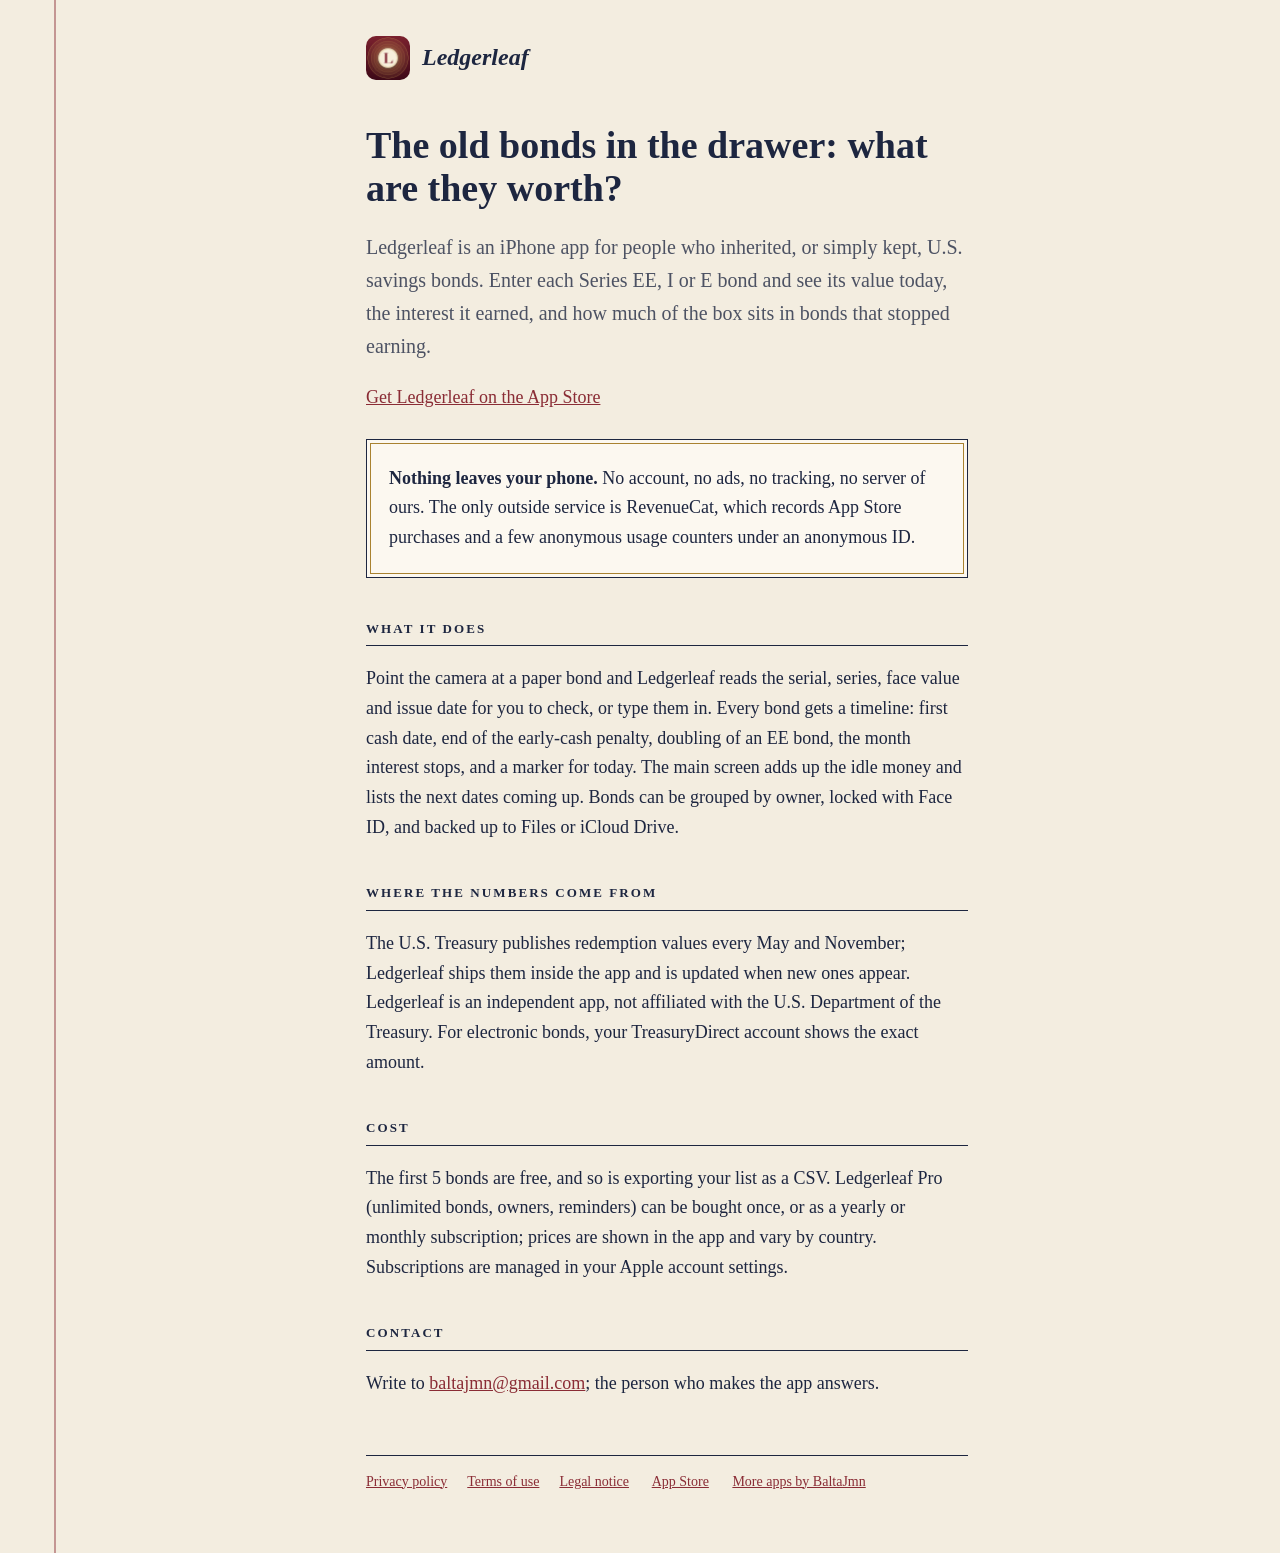
<file: index.html>
<!doctype html>
<html lang="en">
<head>
<meta charset="utf-8">
<meta name="viewport" content="width=device-width, initial-scale=1">
<title>Ledgerleaf: Savings Bond Value for iPhone</title>
<meta name="description" content="Value your U.S. savings bonds, see which ones stopped earning and how much money that leaves idle. Series EE, I and E. No account: your list stays on your iPhone.">
<link rel="canonical" href="https://ledgerleaf.baltajmn.dev/">
<link rel="icon" href="/bw/icon-64.png" type="image/png">
<link rel="apple-touch-icon" href="/bw/icon-180.png">
<link rel="stylesheet" href="/bw/site.css">
</head>
<body>
<main>
<a class="brand" href="/"><img src="/bw/icon-180.png" alt="">Ledgerleaf</a>
<h1>The old bonds in the drawer: what are they worth?</h1>
<p class="lede">Ledgerleaf is an iPhone app for people who inherited, or simply kept, U.S. savings bonds. Enter each Series EE, I or E bond and see its value today, the interest it earned, and how much of the box sits in bonds that stopped earning.</p>
<p><a href="https://apps.apple.com/app/apple-store/id6833053468?pt=129564006&amp;ct=web-home&amp;mt=8">Get Ledgerleaf on the App Store</a></p>

<div class="box"><p><strong>Nothing leaves your phone.</strong> No account, no ads, no tracking, no server of ours. The only outside service is RevenueCat, which records App Store purchases and a few anonymous usage counters under an anonymous ID.</p></div>

<h2>What it does</h2>
<p>Point the camera at a paper bond and Ledgerleaf reads the serial, series, face value and issue date for you to check, or type them in. Every bond gets a timeline: first cash date, end of the early-cash penalty, doubling of an EE bond, the month interest stops, and a marker for today. The main screen adds up the idle money and lists the next dates coming up. Bonds can be grouped by owner, locked with Face ID, and backed up to Files or iCloud Drive.</p>

<h2>Where the numbers come from</h2>
<p>The U.S. Treasury publishes redemption values every May and November; Ledgerleaf ships them inside the app and is updated when new ones appear. Ledgerleaf is an independent app, not affiliated with the U.S. Department of the Treasury. For electronic bonds, your TreasuryDirect account shows the exact amount.</p>

<h2>Cost</h2>
<p>The first 5 bonds are free, and so is exporting your list as a CSV. Ledgerleaf Pro (unlimited bonds, owners, reminders) can be bought once, or as a yearly or monthly subscription; prices are shown in the app and vary by country. Subscriptions are managed in your Apple account settings.</p>

<h2>Contact</h2>
<p>Write to <a href="mailto:baltajmn@gmail.com?subject=Ledgerleaf">baltajmn@gmail.com</a>; the person who makes the app answers.</p>

<footer><a href="/privacy/">Privacy policy</a><a href="https://www.apple.com/legal/internet-services/itunes/dev/stdeula/">Terms of use</a><a href="/legal.html">Legal notice</a> <a href="https://apps.apple.com/app/apple-store/id6833053468?pt=129564006&amp;ct=web-home&amp;mt=8">App Store</a> <a href="https://baltajmn.dev/">More apps by BaltaJmn</a></footer>
</main>
</body>
</html>
</file>
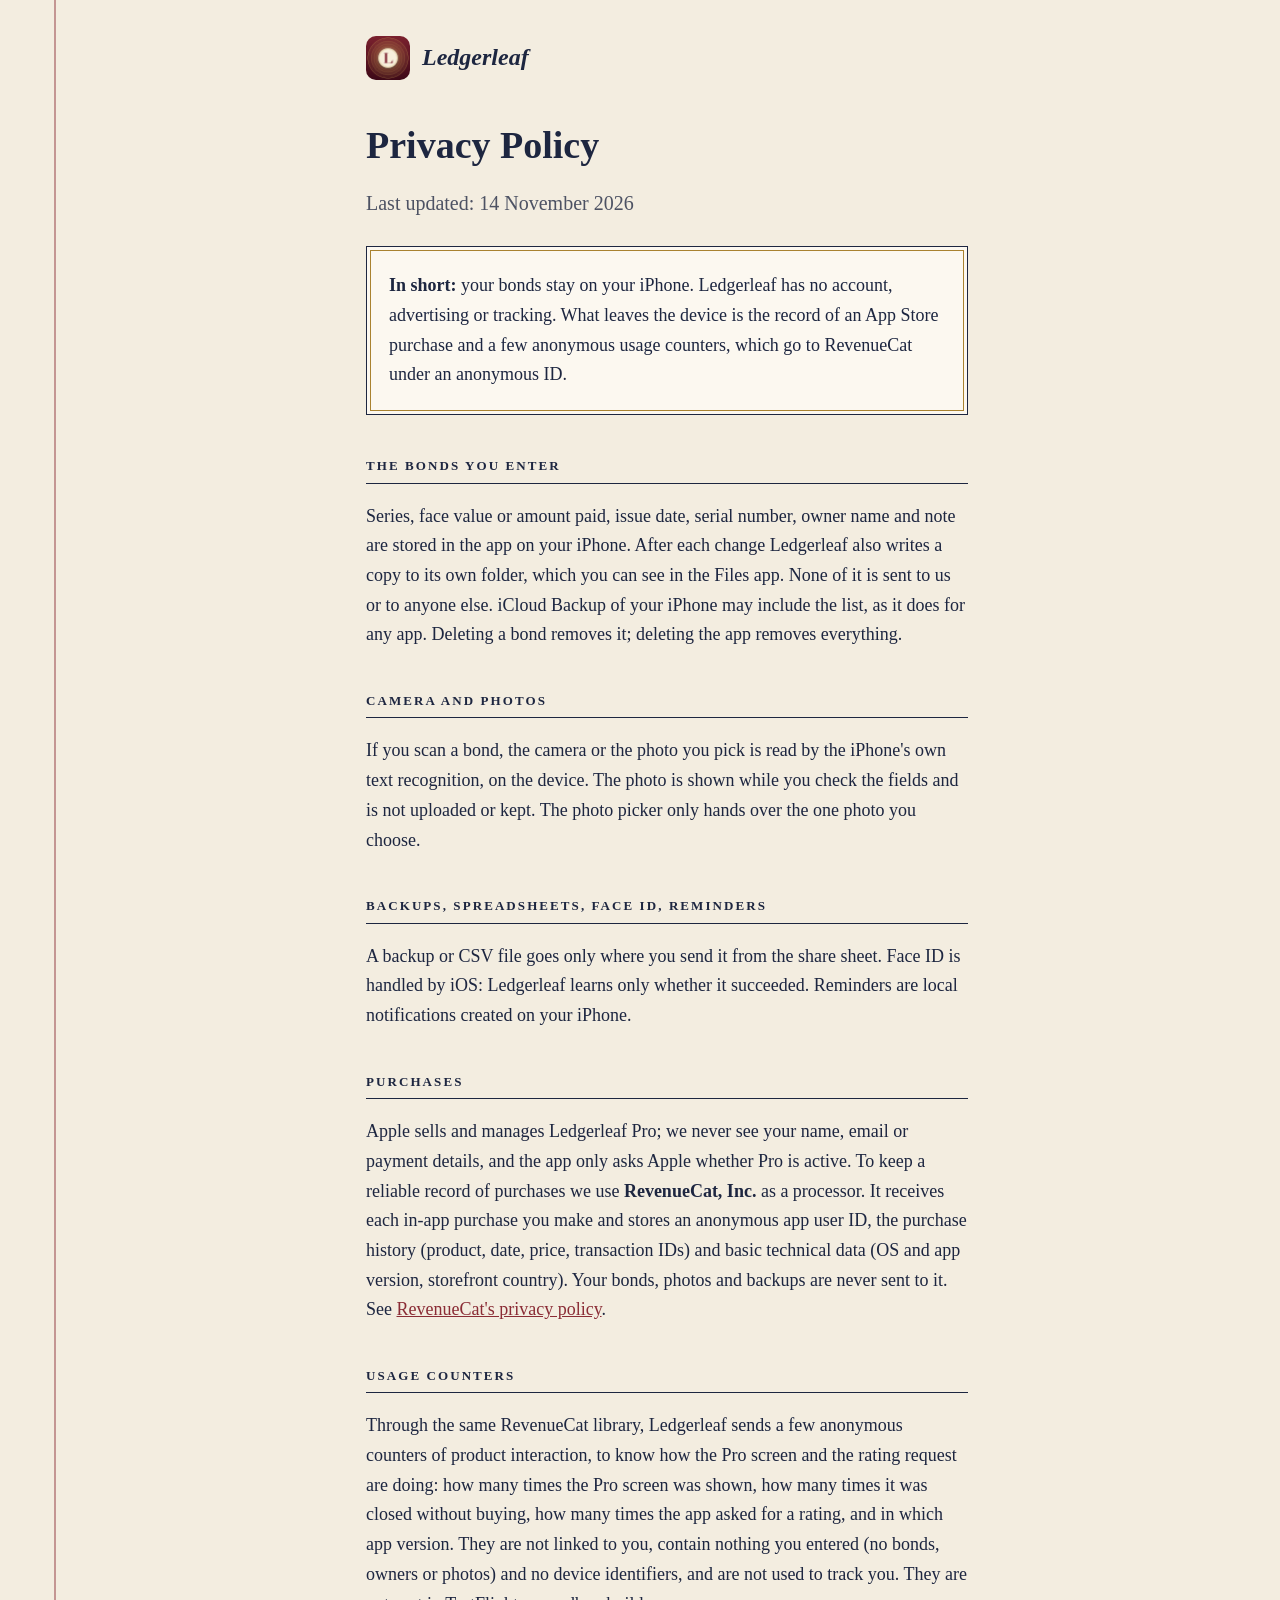
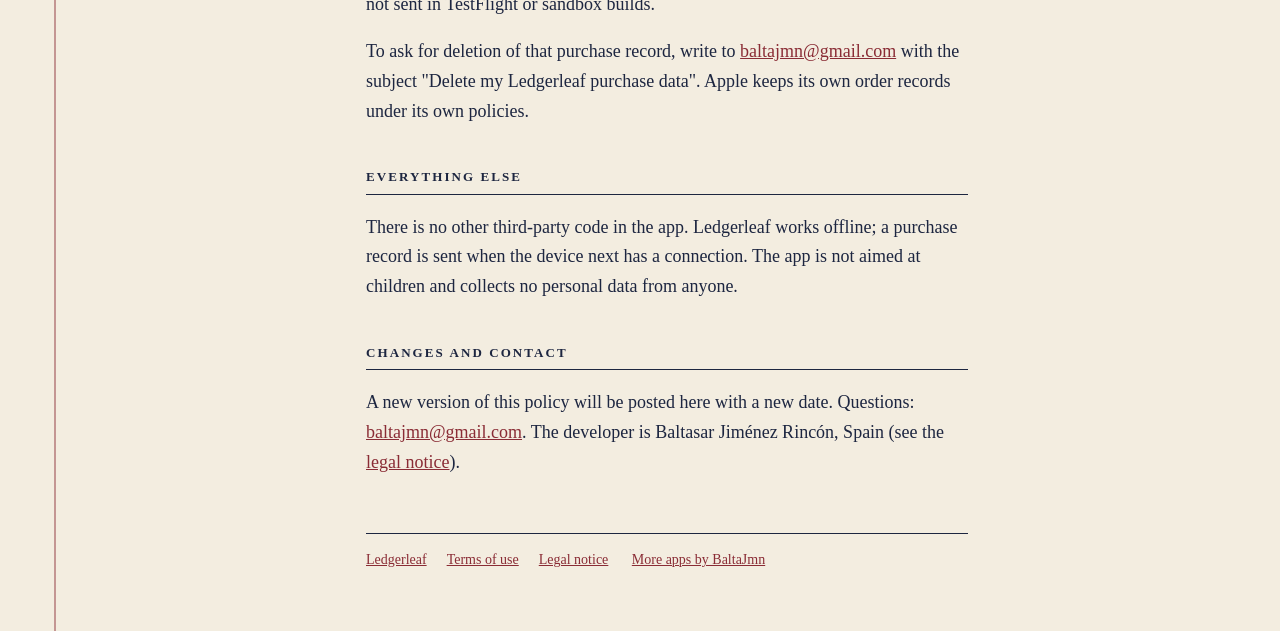
<file: privacy/index.html>
<!doctype html>
<html lang="en">
<head>
<meta charset="utf-8">
<meta name="viewport" content="width=device-width, initial-scale=1">
<title>Ledgerleaf Privacy Policy</title>
<meta name="description" content="Ledgerleaf keeps your bonds on your iPhone. No account, ads or tracking. Purchases and a few anonymous usage counters go to RevenueCat under an anonymous ID.">
<link rel="canonical" href="https://ledgerleaf.baltajmn.dev/privacy/">
<link rel="icon" href="/bw/icon-64.png" type="image/png">
<link rel="stylesheet" href="/bw/site.css">
</head>
<body>
<main>
<a class="brand" href="/"><img src="/bw/icon-180.png" alt="">Ledgerleaf</a>
<h1>Privacy Policy</h1>
<p class="lede">Last updated: 14 November 2026</p>

<div class="box"><p><strong>In short:</strong> your bonds stay on your iPhone. Ledgerleaf has no account, advertising or tracking. What leaves the device is the record of an App Store purchase and a few anonymous usage counters, which go to RevenueCat under an anonymous ID.</p></div>

<h2>The bonds you enter</h2>
<p>Series, face value or amount paid, issue date, serial number, owner name and note are stored in the app on your iPhone. After each change Ledgerleaf also writes a copy to its own folder, which you can see in the Files app. None of it is sent to us or to anyone else. iCloud Backup of your iPhone may include the list, as it does for any app. Deleting a bond removes it; deleting the app removes everything.</p>

<h2>Camera and photos</h2>
<p>If you scan a bond, the camera or the photo you pick is read by the iPhone's own text recognition, on the device. The photo is shown while you check the fields and is not uploaded or kept. The photo picker only hands over the one photo you choose.</p>

<h2>Backups, spreadsheets, Face ID, reminders</h2>
<p>A backup or CSV file goes only where you send it from the share sheet. Face ID is handled by iOS: Ledgerleaf learns only whether it succeeded. Reminders are local notifications created on your iPhone.</p>

<h2>Purchases</h2>
<p>Apple sells and manages Ledgerleaf Pro; we never see your name, email or payment details, and the app only asks Apple whether Pro is active. To keep a reliable record of purchases we use <strong>RevenueCat, Inc.</strong> as a processor. It receives each in-app purchase you make and stores an anonymous app user ID, the purchase history (product, date, price, transaction IDs) and basic technical data (OS and app version, storefront country). Your bonds, photos and backups are never sent to it. See <a href="https://www.revenuecat.com/privacy" rel="noopener">RevenueCat's privacy policy</a>.</p>
<h2>Usage counters</h2>
<p>Through the same RevenueCat library, Ledgerleaf sends a few anonymous counters of product interaction, to know how the Pro screen and the rating request are doing: how many times the Pro screen was shown, how many times it was closed without buying, how many times the app asked for a rating, and in which app version. They are not linked to you, contain nothing you entered (no bonds, owners or photos) and no device identifiers, and are not used to track you. They are not sent in TestFlight or sandbox builds.</p>
<p>To ask for deletion of that purchase record, write to <a href="mailto:baltajmn@gmail.com?subject=Delete%20my%20Ledgerleaf%20purchase%20data">baltajmn@gmail.com</a> with the subject "Delete my Ledgerleaf purchase data". Apple keeps its own order records under its own policies.</p>

<h2>Everything else</h2>
<p>There is no other third-party code in the app. Ledgerleaf works offline; a purchase record is sent when the device next has a connection. The app is not aimed at children and collects no personal data from anyone.</p>

<h2>Changes and contact</h2>
<p>A new version of this policy will be posted here with a new date. Questions: <a href="mailto:baltajmn@gmail.com?subject=Ledgerleaf%20privacy">baltajmn@gmail.com</a>. The developer is Baltasar Jiménez Rincón, Spain (see the <a href="/legal.html">legal notice</a>).</p>

<footer><a href="/">Ledgerleaf</a><a href="https://www.apple.com/legal/internet-services/itunes/dev/stdeula/">Terms of use</a><a href="/legal.html">Legal notice</a> <a href="https://baltajmn.dev/">More apps by BaltaJmn</a></footer>
</main>
</body>
</html>
</file>
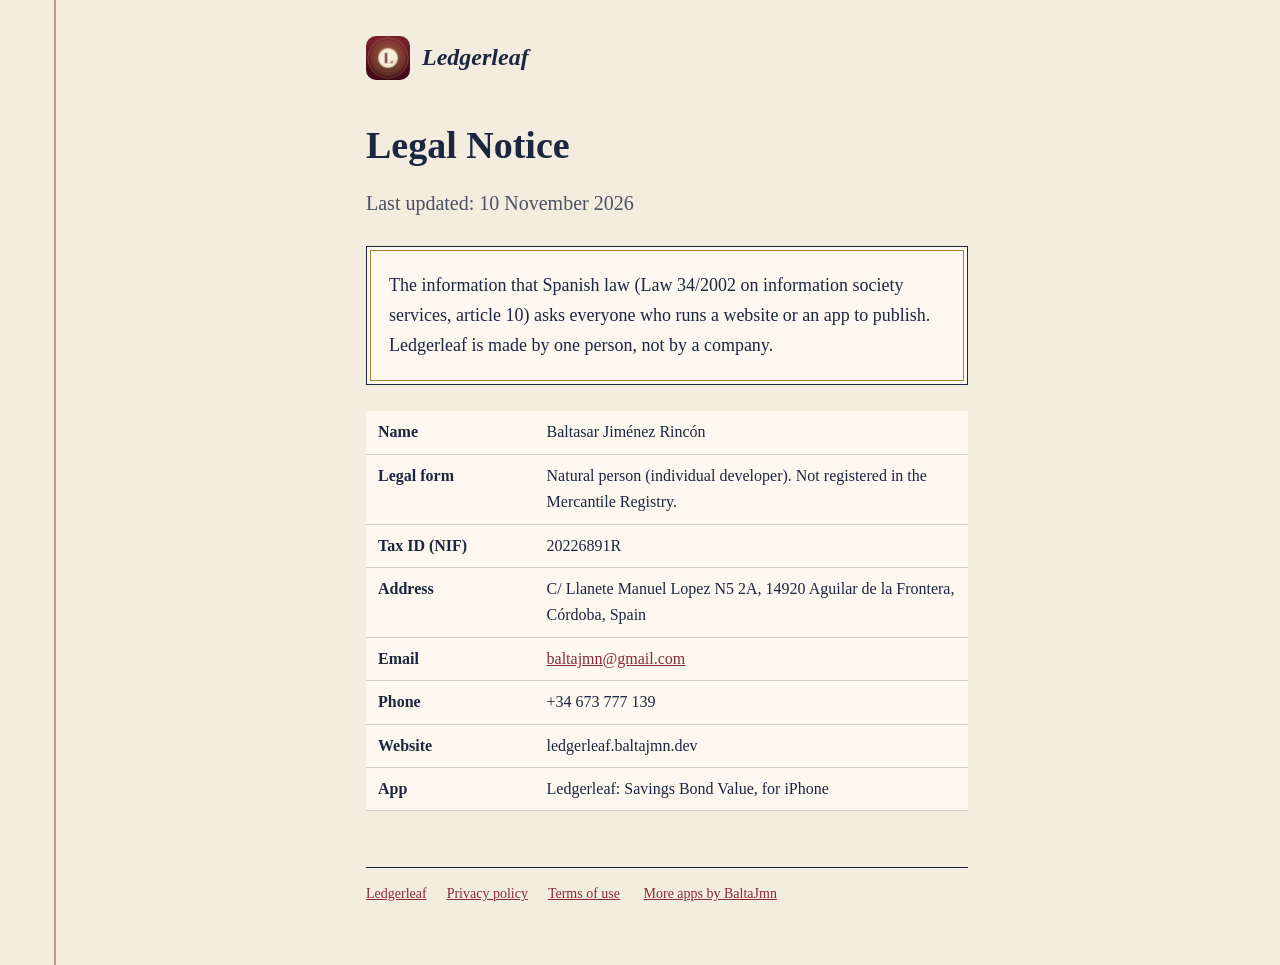
<file: legal.html>
<!doctype html>
<html lang="en">
<head>
<meta charset="utf-8">
<meta name="viewport" content="width=device-width, initial-scale=1">
<title>Ledgerleaf Legal Notice</title>
<meta name="description" content="Legal notice of Ledgerleaf: who makes it and how to get in touch.">
<link rel="canonical" href="https://ledgerleaf.baltajmn.dev/legal.html">
<link rel="icon" href="/bw/icon-64.png" type="image/png">
<link rel="stylesheet" href="/bw/site.css">
</head>
<body>
<main>
<a class="brand" href="/"><img src="/bw/icon-180.png" alt="">Ledgerleaf</a>
<h1>Legal Notice</h1>
<p class="lede">Last updated: 10 November 2026</p>
<div class="box"><p>The information that Spanish law (Law 34/2002 on information society services, article 10) asks everyone who runs a website or an app to publish. Ledgerleaf is made by one person, not by a company.</p></div>
<table>
<tr><th>Name</th><td>Baltasar Jiménez Rincón</td></tr>
<tr><th>Legal form</th><td>Natural person (individual developer). Not registered in the Mercantile Registry.</td></tr>
<tr><th>Tax ID (NIF)</th><td>20226891R</td></tr>
<tr><th>Address</th><td>C/ Llanete Manuel Lopez N5 2A, 14920 Aguilar de la Frontera, Córdoba, Spain</td></tr>
<tr><th>Email</th><td><a href="mailto:baltajmn@gmail.com">baltajmn@gmail.com</a></td></tr>
<tr><th>Phone</th><td>+34 673 777 139</td></tr>
<tr><th>Website</th><td>ledgerleaf.baltajmn.dev</td></tr>
<tr><th>App</th><td>Ledgerleaf: Savings Bond Value, for iPhone</td></tr>
</table>
<footer><a href="/">Ledgerleaf</a><a href="/privacy/">Privacy policy</a><a href="https://www.apple.com/legal/internet-services/itunes/dev/stdeula/">Terms of use</a> <a href="https://baltajmn.dev/">More apps by BaltaJmn</a></footer>
</main>
</body>
</html>
</file>
<file: bw/site.css>
:root { --ink:#1d2640; --seal:#8a2c35; --brass:#a98230; --paper:#f3ede0; --card:#fcf8f0; }
* { box-sizing: border-box; }
body { margin: 0; background: var(--paper); color: var(--ink); font: 18px/1.65 Georgia, "Times New Roman", serif;
  background-image: linear-gradient(90deg, transparent 54px, rgba(138,44,53,.45) 54px, rgba(138,44,53,.45) 56px, transparent 56px); }
main { max-width: 700px; margin: 0 auto; padding: 36px 22px 60px 76px; }
.brand { display: inline-flex; align-items: center; gap: 12px; color: var(--ink); text-decoration: none; font-style: italic; font-weight: 700; font-size: 24px; }
.brand img { width: 44px; height: 44px; border-radius: 10px; }
h1 { font-size: 38px; line-height: 1.15; margin: 34px 0 10px; }
h2 { font-size: 13px; letter-spacing: .16em; text-transform: uppercase; margin: 40px 0 8px; padding-bottom: 6px; border-bottom: 1px solid var(--ink); }
.lede { font-size: 20px; color: rgba(29,38,64,.78); }
.box { background: var(--card); border: 1px solid var(--ink); outline: 1px solid var(--brass); outline-offset: -5px; padding: 6px 22px; margin: 26px 0; }
a { color: var(--seal); }
table { border-collapse: collapse; width: 100%; background: var(--card); }
th, td { text-align: left; padding: 8px 12px; border-bottom: 1px solid rgba(29,38,64,.2); vertical-align: top; font-size: 16px; }
th { width: 28%; }
footer { margin-top: 56px; padding-top: 14px; border-top: 1px solid var(--ink); font-size: 14px; }
footer a { margin-right: 20px; }
</file>
